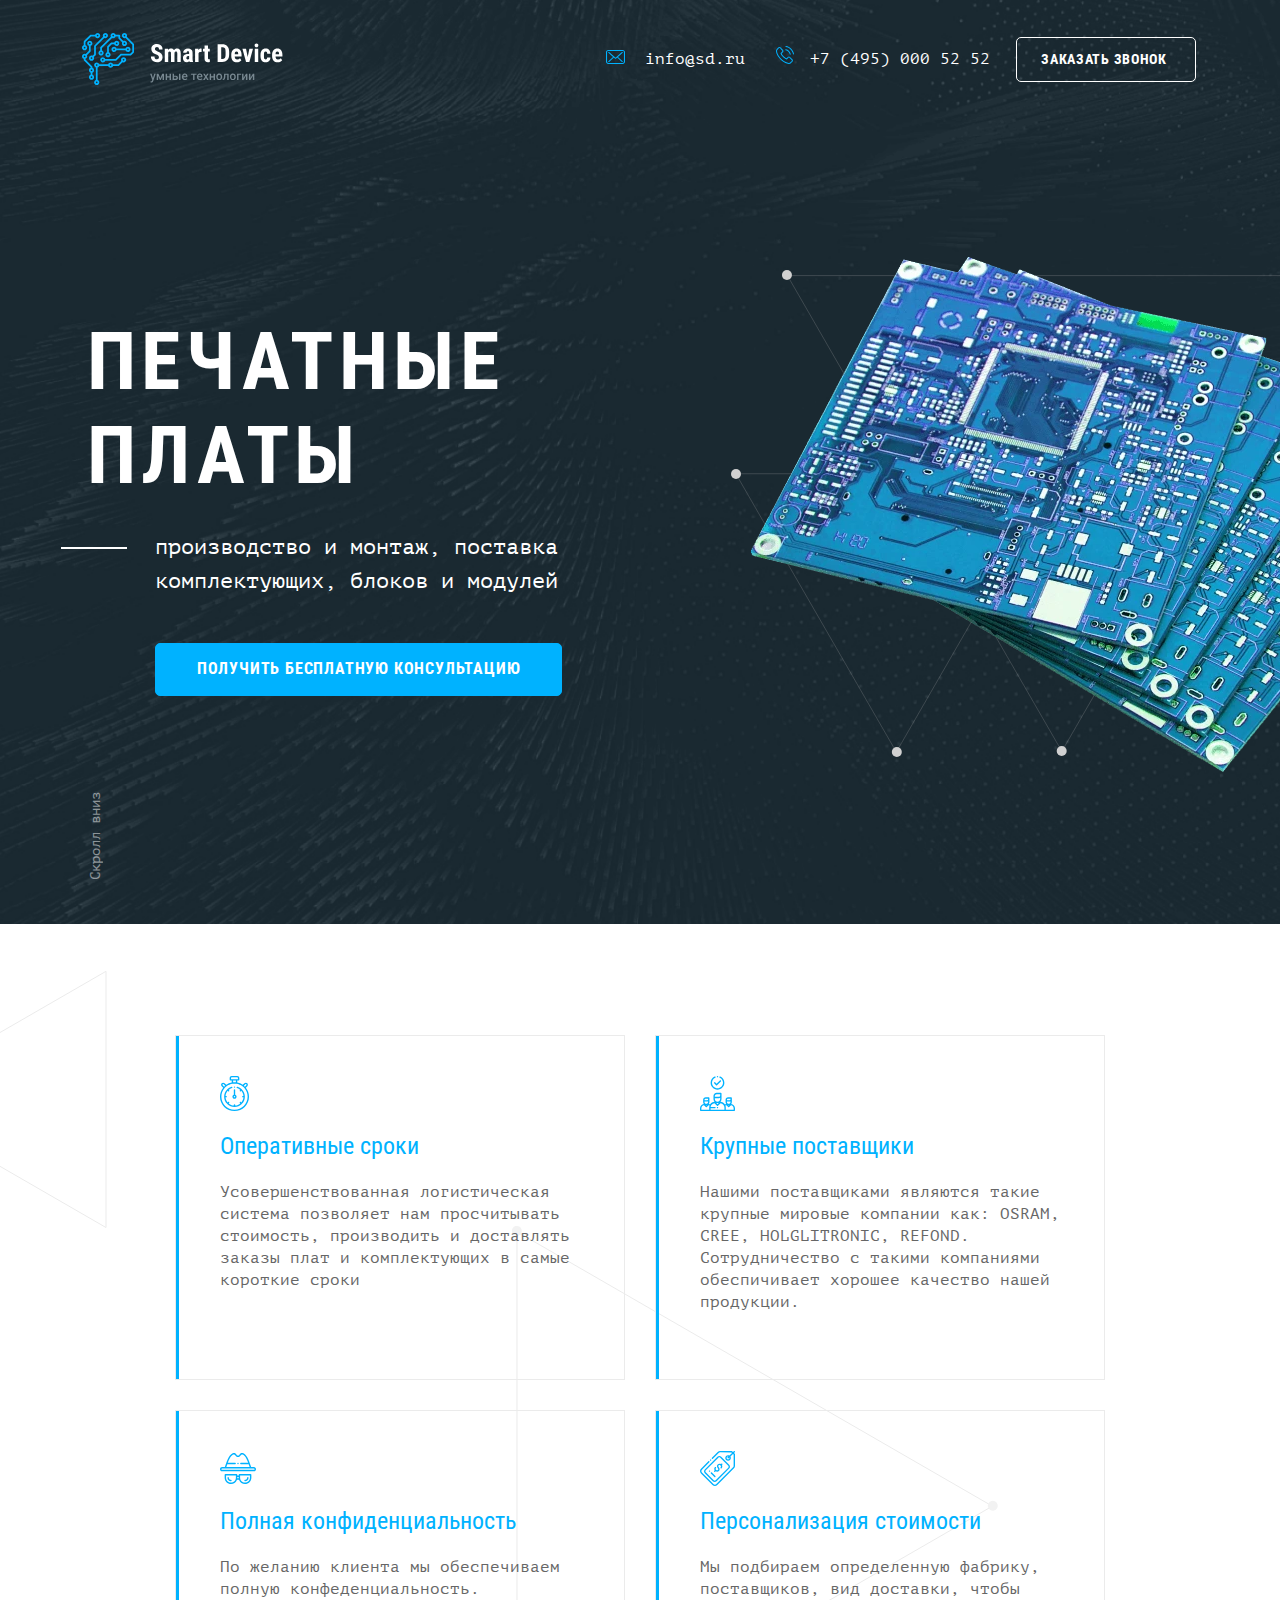
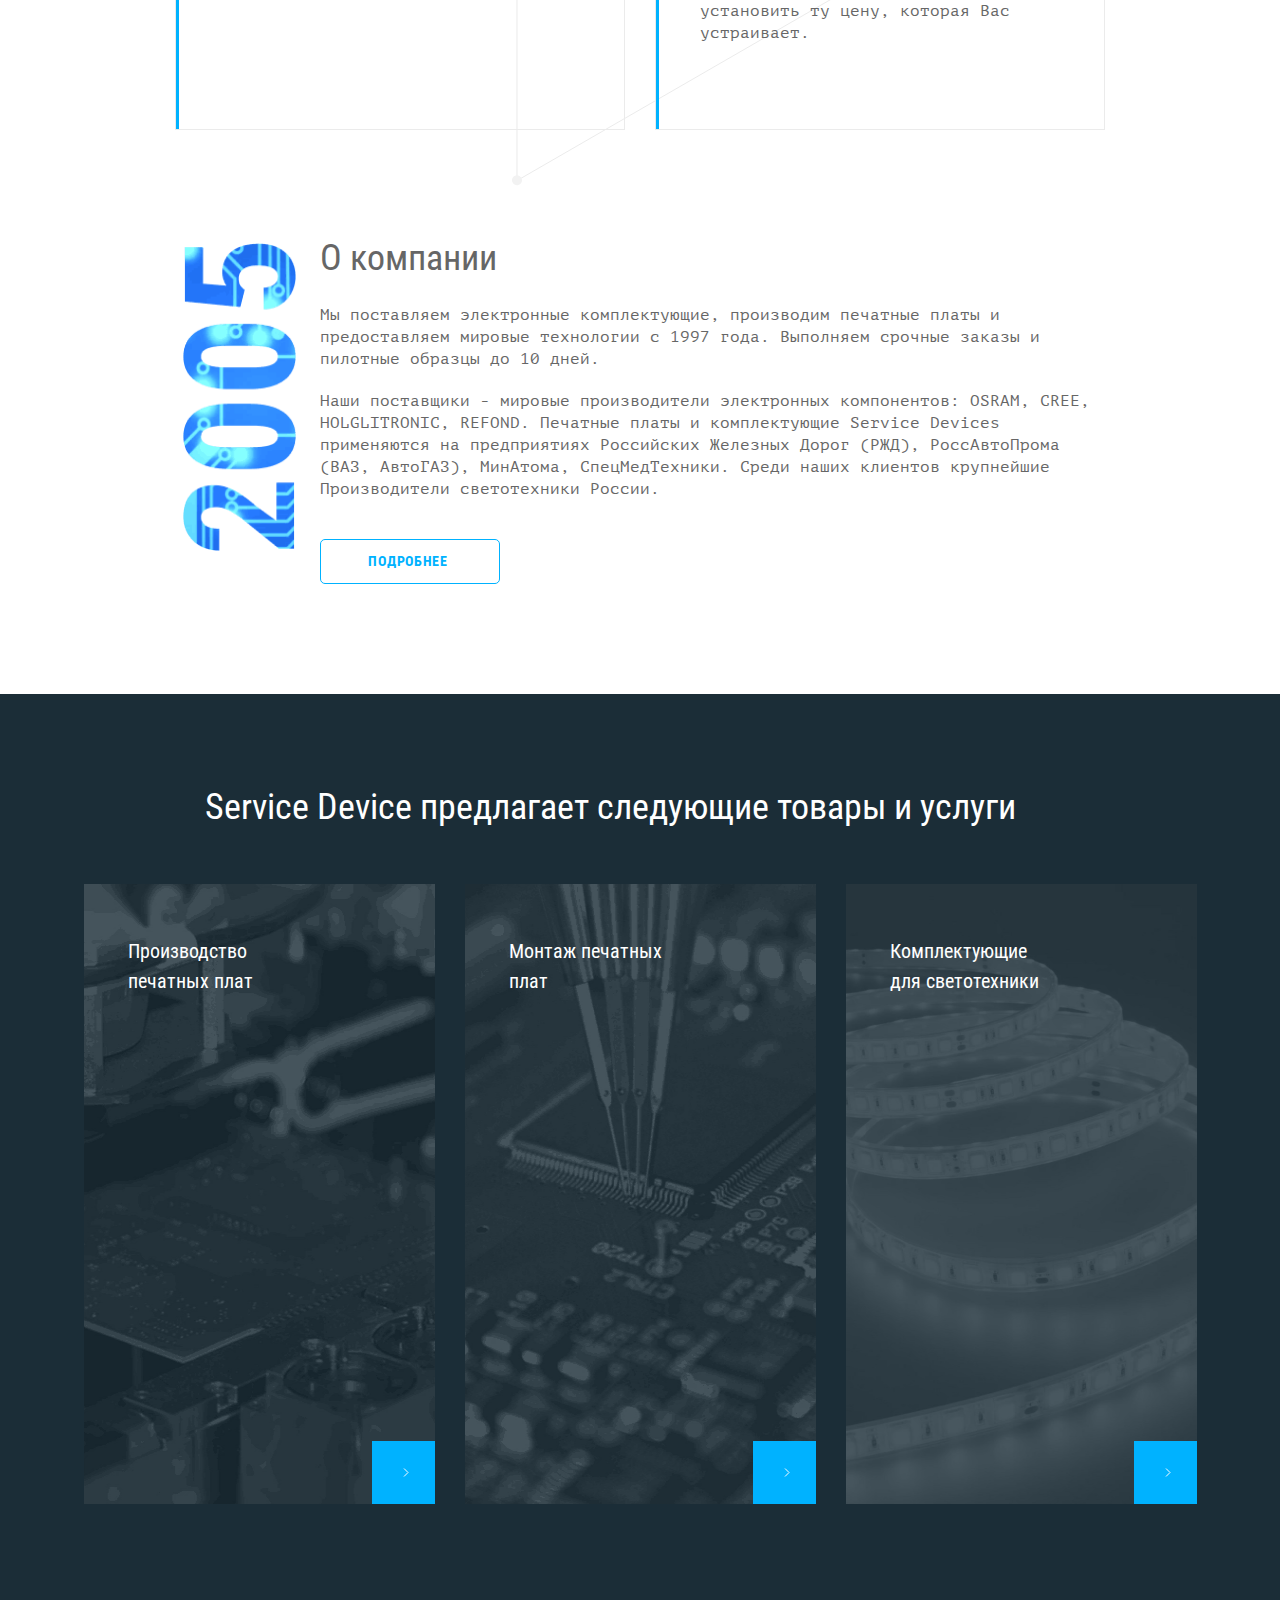
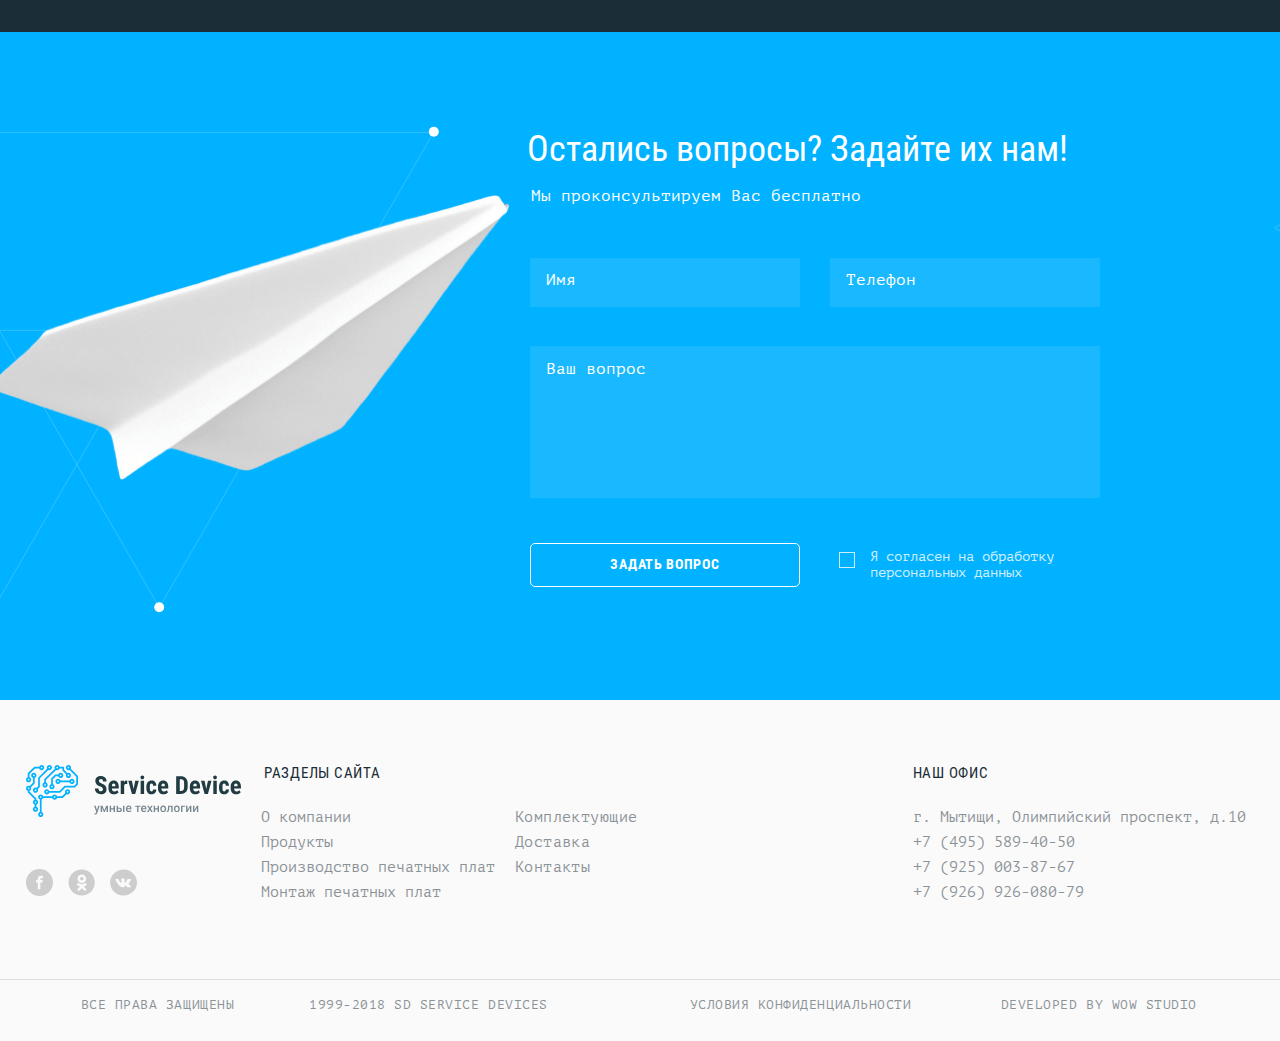
<file: index.html>
<!DOCTYPE html>
<html lang="ru">
  <head>
    <meta charset="utf-8">
    <meta name="viewport" content="width=device-width, initial-scale=1">
    <meta http-equiv="X-UA-Compatible" content="ie=edge">
    <meta name="format-detection" content="telephone=no">
    <meta name="description" content="интернет-магазин по производству печатных плат smart-device">
    <title>Интернет-Магазин по производству Печатных Плат Smart-Device</title>
    <link rel="preload" href="fonts/robotocondensedregular.woff2" as="font" crossorigin="">
    <link rel="preload" href="fonts/robotocondensedbold.woff2" as="font" crossorigin="">
    <link rel="preload" href="fonts/ptmonoregular.woff2" as="font" crossorigin="">
    <link rel="stylesheet" href="css/style.min.css">
  </head>
  <body>
    <header class="page-header">
      <div class="page-header__wrapper">
        <h1 class="visually-hidden">Печатные платы</h1>
        <nav class="main-nav">
          <a class="main-nav__logo">
            <picture>
              <source media="(max-width: 767px)" srcset="img/icon-logo-no-text.svg">
              <img src="img/icon-logo-text-header.svg" width="202" height="52" alt="Логотип сайта Smart-Device">
            </picture>
          </a>
          <ul class="main-nav__list">
            <li class="main-nav__item">
              <svg class="main-nav__icon main-nav__icon--mail" width="19" height="14">
                <use xlink:href="img/sprite_auto.svg#icon-mail"></use>
              </svg>
              <a class="main-nav__link main-nav__link--mail" href="mailto:info@sd.ru">
                info@sd.ru
              </a>
            </li>
            <li class="main-nav__item">
              <svg class="main-nav__icon main-nav__icon--phone" width="18" height="18">
                <use xlink:href="img/sprite_auto.svg#icon-phone"></use>
              </svg>
              <a class="main-nav__link main-nav__link--phone" href="tel:+74950005252">
                +7 (495) 000 52 52
              </a>
            </li>
          </ul>
          <a href="form.html" class="main-nav__button button">
            Заказать звонок
          </a>
        </nav>
        <section class="banner">
          <h2>Печатные платы</h2>
          <p>производство и монтаж, поставка комплектующих, блоков и модулей</p>
          <a class="banner__button button" href="#callback">
            Получить бесплатную консультацию
          </a>
          <a class="banner__scroll" href="#advantages">Скролл вниз</a>
          <picture>
              <source type="image/webp" media="(max-width: 767px)" srcset="img/boards-mobile.webp 1x, img/boards-mobile-2x.webp 2x">
              <source type="image/webp" media="(max-width: 1023px)" srcset="img/boards-tablet.webp 1x, img/boards-tablet-2x.webp 2x">
              <source type="image/webp" srcset="img/boards-desktop.webp 1x, img/boards-desktop-2x.webp 2x">
              <source media="(max-width: 767px)" srcset="img/boards-mobile.png 1x, img/boards-mobile-2x.png 2x">
              <source media="(max-width: 1023px)" srcset="img/boards-tablet.png 1x, img/boards-tablet-2x.png 2x">
            <!-- 1x: 705px; 2x: 1410px -->
            <img src="img/boards-desktop.png" srcset="img/boards-desktop-2x.png 2x" alt="Печатная плата" width="705" height="515">
          </picture>
        </section>
      </div>
    </header>
    <main class="page-main">
      <div class="page-main__triangle">
        <section class="page-main__advantages advantages" id="advantages">
          <h2 class="visually-hidden">Преимущества</h2>
          <div class="advantages__wrapper">
            <ul class="advantages__list">
              <li class="advantages__item advantages__item--watch">
                <svg class="advantages__item-icon advantages__item-icon--watch" width="29" height="35">
                  <use xlink:href="img/sprite_auto.svg#icon-stopwatch"></use>
                </svg>
                <h3>Оперативные сроки</h3>
                <p>
                  Усовершенствованная логистическая система позволяет нам просчитывать стоимость, производить и доставлять
                  заказы плат и комплектующих в самые короткие сроки
                </p>
              </li>
              <li class="advantages__item advantages__item--people">
                <svg class="advantages__item-icon advantages__item-icon--people" width="35" height="35">
                  <use xlink:href="img/sprite_auto.svg#icon-hired"></use>
                </svg>
                <h3>Крупные поставщики</h3>
                <p>
                  Нашими поставщиками являются такие крупные мировые компании как: OSRAM, CREE, HOLGLITRONIC, REFOND.
                  Сотрудничество с
                  такими компаниями обеспичивает хорошее качество нашей продукции.
                </p>
              </li>
              <li class="advantages__item advantages__item--incognita">
                <svg class="advantages__item-icon advantages__item-icon--incognita" width="36" height="35">
                  <use xlink:href="img/sprite_auto.svg#icon-detective"></use>
                </svg>
                <h3>Полная конфиденциальность</h3>
                <p>
                  По желанию клиента  мы обеспечиваем полную конфеденциальность.
                </p>
              </li>
              <li class="advantages__item advantages__item--price">
                <svg class="advantages__item-icon advantages__item-icon--price" width="35" height="35">
                  <use xlink:href="img/sprite_auto.svg#icon-tag"></use>
                </svg>
                <h3>Персонализация стоимости</h3>
                <p>
                  Мы  подбираем определенную фабрику, поставщиков, вид доставки, чтобы установить ту цену, которая Вас устраивает.
                </p>
              </li>
            </ul>
          </div>
        </section>
        <section class="page-main__about-us about-us">
          <div class="about-us__wrapper">
            <div class="about-us__description">
              <h2>О компании</h2>
              <p>
                Мы поставляем электронные комплектующие, производим печатные платы и предоставляем мировые технологии с 1997 года. Выполняем срочные заказы и пилотные образцы до 10 дней.
              </p>
              <p class="about-us__text">
                Наши поставщики - мировые производители электронных компонентов: OSRAM, CREE, HOLGLITRONIC, REFOND. Печатные платы и комплектующие Service Devices применяются на предприятиях Российских Железных Дорог (РЖД), РоссАвтоПрома (ВАЗ, АвтоГАЗ), МинАтома, СпецМедТехники. Среди наших клиентов крупнейшие Производители светотехники России.
              </p>
              <a href="#">
                Подробнее
              </a>
            </div>
          </div>
        </section>
      </div>
      <section class="page-main__services services">
        <div class="services__wrapper">
          <h2 class="visually-hidden">Товары и услуги</h2>
          <p class="services__text">Service Device предлагает следующие товары и услуги</p>
          <ul class="services__list">
            <li class="services__item">
              <a href="#" class="services__link">
              <h3>Производство печатных плат</h3>
                <picture>
                  <source type="image/webp" media="(max-width: 767px)" srcset="img/product-mobile.webp 1x, img/product-mobile-2x.webp 2x">
                  <source type="image/webp" media="(max-width: 1023px)" srcset="img/product-tablet.webp 1x, img/product-tablet-2x.webp 2x">
                  <source type="image/webp" srcset="img/product-desktop.webp 1x, img/product-desktop-2x.webp 2x">
                  <source media="(max-width: 767px)" srcset="img/product-mobile.png 1x, img/product-mobile-2x.png 2x">
                  <source media="(max-width: 1023px)" srcset="img/product-tablet.png 1x, img/product-tablet-2x.png 2x">
                  <!-- 1x: 370px; 2x: 740px -->
                  <img src="img/product-desktop.png" srcset="img/product-desktop-2x.png 2x" width="370" height="620" alt="Печатная плата">
                </picture>
              </a>
            </li>
            <li class="services__item">
              <a href="#" class="services__link">
                <h3>Монтаж печатных плат</h3>
                <picture>
                  <source type="image/webp" media="(max-width: 767px)" srcset="img/mount-mobile.webp 1x, img/mount-mobile-2x.webp 2x">
                  <source type="image/webp" media="(max-width: 1023px)" srcset="img/mount-tablet.webp 1x, img/mount-tablet-2x.webp 2x">
                  <source type="image/webp" srcset="img/mount-desktop.webp 1x, img/mount-desktop-2x.webp 2x">
                  <source media="(max-width: 767px)" srcset="img/mount-mobile.png 1x, img/mount-mobile-2x.png 2x">
                  <source media="(max-width: 1023px)" srcset="img/mount-tablet.png 1x, img/mount-tablet-2x.png 2x">
                  <!-- 1x: 370px; 2x: 740px -->
                  <img src="img/mount-desktop.png" srcset="img/mount-desktop-2x.png 2x" width="370" height="620" alt="Монтаж печатных плат">
                </picture>
              </a>
            </li>
            <li class="services__item">
              <a href="#" class="services__link services__link--tablet">
                <h3>Комплектующие для светотехники</h3>
                <picture>
                  <source type="image/webp" media="(max-width: 767px)" srcset="img/light-mobile.webp 1x, img/light-mobile-2x.webp 2x">
                  <source type="image/webp" media="(max-width: 1023px)" srcset="img/light-tablet.webp 1x, img/light-tablet-2x.webp 2x">
                  <source type="image/webp" srcset="img/light-desktop.webp 1x, img/light-desktop-2x.webp 2x">
                  <source media="(max-width: 767px)" srcset="img/light-mobile.png 1x, img/light-mobile-2x.png 2x">
                  <source media="(max-width: 1023px)" srcset="img/light-tablet.png 1x, img/light-tablet-2x.png 2x">
                  <!-- 1x: 370px; 2x: 740px -->
                  <img src="img/light-desktop.png" srcset="img/light-desktop-2x.png 2x" width="370" height="620" alt="Светотехники">
                </picture>
              </a>
            </li>
          </ul>
        </div>
      </section>
      <section class="callback" id="callback">
        <div class="callback__wrapper">
          <div class="callback__container">
            <h2 class="visually-hidden">Обратная связь</h2>
            <b>Остались вопросы? Задайте их нам!</b>
            <p>Мы проконсультируем Вас бесплатно</p>
            <form class="callback__form" action="https://echo.htmlacademy.ru" method="POST" autocomplete="off">
              <div class="callback__form-wrapper">
                <label class="visually-hidden" for="callback-name">Имя</label>
                <input type="text" name="user-name" id="callback-name" placeholder="Имя" required="">
                <label class="visually-hidden" for="callback-phone">Телефон</label>
                <input type="tel" name="user-phone" id="callback-phone" placeholder="Телефон" pattern="[\+]\d{1}[\(]\d{3}[\)]\d{3}[\-]\d{2}[\-]\d{2}" data-inputmask="+{7}(000)000-00-00" required="">
                <label class="visually-hidden" for="callback-letter">Ваш вопрос</label>
                <textarea name="user-question" id="callback-letter" placeholder="Ваш вопрос"></textarea>
              </div>
              <div class="callback__button-wrapper">
                <input class="visually-hidden callback__button-input" type="checkbox" name="accept" id="accept" required="">
                <label class="callback__button-label" for="accept" tabindex="1">Я согласен на обработку персональных данных</label>
                <button class="callback__button button" type="submit">Задать вопрос</button>
              </div>
            </form>
          </div>
        </div>
      </section>
    </main>
    <footer class="page-footer">
      <div class="page-footer__wrapper">
        <div class="page-footer__base">
          <a class="page-footer__logo">
            <svg width="216" height="52">
              <use xlink:href="img/sprite_auto.svg#icon-logo-text-footer"></use>
            </svg>
          </a>
          <p>1999-2018 SD Service Devices</p>
          <ul class="page-footer__social social">
            <li class="social__item">
              <a href="#" class="social__link">
                <svg width="27" height="27" aria-label="Facebook">
                  <use xlink:href="img/sprite_auto.svg#icon-fb"></use>
                </svg>
              </a>
            </li>
            <li class="social__item">
              <a href="#" class="social__link" aria-label="Odnoklassniki">
                <svg width="27" height="27">
                  <use xlink:href="img/sprite_auto.svg#icon-ok"></use>
                </svg>
              </a>
            </li>
            <li class="social__item">
              <a href="#" class="social__link" aria-label="Vk">
                <svg width="27" height="27">
                  <use xlink:href="img/sprite_auto.svg#icon-vk"></use>
                </svg>
              </a>
            </li>
          </ul>
        </div>
        <div class="page-footer__container">
          <div class="page-footer__footer-nav footer-nav accordion">
            <div class="footer-nav__title-container accordion__title">
              <h3>Разделы сайта</h3>
              <button class="footer-nav__toggle accordion__toggle accordion__toggle--nojs" type="button" aria-label="Развернуть/свернуть раздел"></button>
            </div>
            <ul class="footer-nav__list accordion__pane">
              <li class="footer-nav__item">
                <a href="#">О компании</a>
              </li>
              <li class="footer-nav__item">
                <a href="#">Продукты</a>
              </li>
              <li class="footer-nav__item">
                <a href="#">Производство печатных плат</a>
              </li>
              <li class="footer-nav__item">
                <a href="#">Монтаж печатных плат</a>
              </li>
              <li class="footer-nav__item">
                <a href="#">Комплектующие</a>
              </li>
              <li class="footer-nav__item">
                <a href="#">Доставка</a>
              </li>
              <li class="footer-nav__item">
                <a href="#">Контакты</a>
              </li>
            </ul>
          </div>
          <div class="page-footer__contacts contacts accordion">
            <div class="contacts__title-container accordion__title">
              <h3>Наш офис</h3>
              <button class="contacts__toggle accordion__toggle accordion__toggle--nojs" type="button" aria-label="Развернуть/свернуть раздел"></button>
            </div>
            <ul class="contacts__list accordion__pane">
              <li class="contacts__item">
                <span>г. Мытищи, Олимпийский проспект, д.10</span>
              </li>
              <li class="contacts__item">
                <a href="tel:+74955894050">+7 (495) 589-40-50</a>
              </li>
              <li class="contacts__item">
                <a href="tel:+79250038767">+7 (925) 003-87-67</a>
              </li>
              <li class="contacts__item">
                <a href="tel:+792692608079">+7 (926) 926-080-79</a>
              </li>
            </ul>
          </div>
        </div>
      </div>
      <div class="page-footer__copyright copyright">
        <div class="copyright__wrapper">
          <ul class="copyright__list">
            <li class="copyright__item copyright__item--01 copyright__item--only-desktop">Все права защищены</li>
            <li class="copyright__item copyright__item--02 copyright__item--only-desktop">1999-2018 SD Service Devices</li>
            <li class="copyright__item copyright__item--03">Условия конфиденциальности</li>
            <li class="copyright__item copyright__item--04"><a href="#">Developed by wow studio</a></li>
          </ul>
        </div>
      </div>
    </footer>
    <div class="modal-overlay page-overlay">
      <form class="modal-overlay__form form" action="https://echo.htmlacademy.ru" method="POST" autocomplete="off">
        <h2 class="visually-hidden">Форма обратной связи</h2>
        <h3>Закажите звонок</h3>
        <p>Оставьте контакты, мы проконсультируем вас бесплатно в удобное время</p>
        <div class="form__wrapper">
          <label class="visually-hidden" for="modal-name">Имя</label>
          <input type="text" name="modal-name" id="modal-name" placeholder="Имя" required="">
          <label class="visually-hidden" for="modal-phone">Телефон</label>
          <input type="tel" name="modal-phone" id="modal-phone" placeholder="Телефон" pattern="[\+]\d{1}[\(]\d{3}[\)]\d{3}[\-]\d{2}[\-]\d{2}" data-inputmask="+{7}(000)000-00-00" required="">
          <label class="visually-hidden" for="modal-letter">Ваш вопрос</label>
          <textarea name="modal-question" id="modal-letter" placeholder="Ваш вопрос"></textarea>
        </div>
        <div class="form__button-wrapper">
          <button class="form__button button" type="submit">Отправить</button>
          <input class="visually-hidden" type="checkbox" name="accept" id="accept-modal" required="">
          <label for="accept-modal">Я согласен на обработку &nbsp;персональных данных</label>
        </div>
        <button class="modal-overlay__close">Закрыть окно</button>
      </form>
    </div>
    <script src="js/vendor.js"></script>
    <script src="js/main.js"></script>
</body>
</html>
</file>
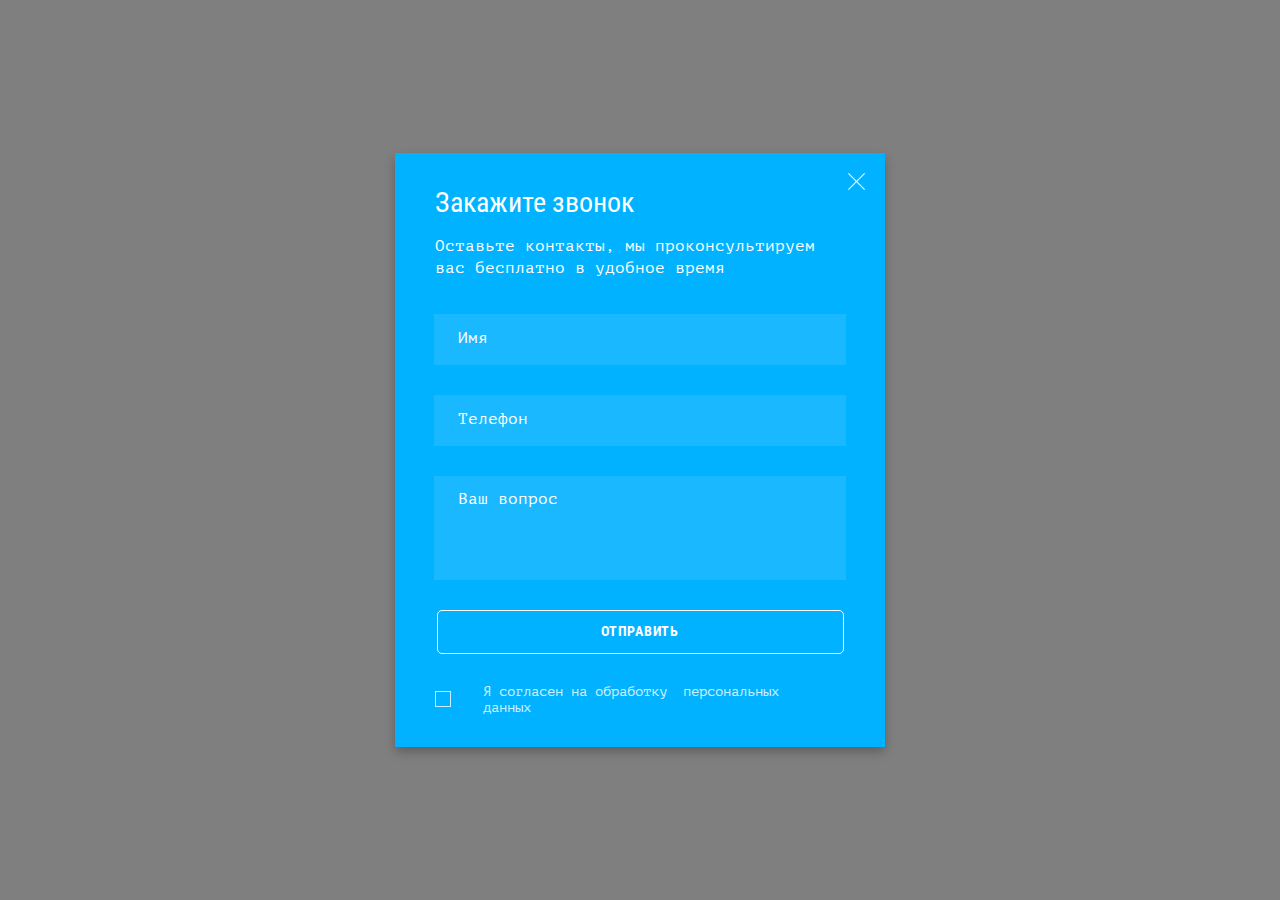
<file: form.html>
<!DOCTYPE html>
<html lang="ru">

<head>
  <meta charset="utf-8">
  <meta name="viewport" content="width=device-width, initial-scale=1">
  <meta http-equiv="X-UA-Compatible" content="ie=edge">
  <meta name="format-detection" content="telephone=no">
  <meta name="description" content="интернет-магазин по производству печатных плат smart-device">
  <title>Интернет-Магазин по производству Печатных Плат Smart-Device</title>
  <link rel="preload" href="fonts/robotocondensedregular.woff2" as="font" crossorigin="">
  <link rel="preload" href="fonts/robotocondensedbold.woff2" as="font" crossorigin="">
  <link rel="preload" href="fonts/ptmonoregular.woff2" as="font" crossorigin="">
  <link rel="stylesheet" href="css/style.min.css">
</head>

<body>
  <div class="modal-overlay modal-overlay--nojs">
    <form class="modal-overlay__form form" action="https://echo.htmlacademy.ru" method="POST" autocomplete="off">
      <h2 class="visually-hidden">Форма обратной связи</h2>
      <h3>Закажите звонок</h3>
      <p>Оставьте контакты, мы проконсультируем вас бесплатно в удобное время</p>
      <div class="form__wrapper">
        <label class="visually-hidden" for="modal-name">Имя</label>
        <input type="text" name="modal-name" id="modal-name" placeholder="Имя" required="">
        <label class="visually-hidden" for="modal-phone">Телефон</label>
        <input type="tel" name="modal-phone" id="modal-phone" placeholder="Телефон" pattern="[\+]\d{1}[\(]\d{3}[\)]\d{3}[\-]\d{2}[\-]\d{2}" title="Введите телефон в формате +7(000)000-00-00, где вместо 0 должна быть цифра:" required="">
        <label class="visually-hidden" for="modal-letter">Ваш вопрос</label>
        <textarea name="modal-question" id="modal-letter" placeholder="Ваш вопрос"></textarea>
      </div>
      <div class="form__button-wrapper">
        <button class="form__button button" type="submit">Отправить</button>
        <input class="visually-hidden" type="checkbox" name="accept" id="accept-modal" required="">
        <label for="accept-modal">Я согласен на обработку &nbsp;персональных данных</label>
      </div>
      <a href="index.html" class="modal-overlay__close">Закрыть окно</a>
    </form>
  </div>
</body>
</html>
</file>
<file: css/style.min.css>
@charset "UTF-8";@-webkit-keyframes fade{0%{opacity:0}to{opacity:1}}@keyframes fade{0%{opacity:0}to{opacity:1}}@font-face{font-family:"RobotoCondensed";font-style:normal;font-weight:400;font-display:swap;src:local("RobotoCondensed Regular"),local("RobotoCondensed-Regular"),url(../fonts/robotocondensedregular.woff2) format("woff2"),url(../fonts/robotocondensedregular.woff) format("woff")}@font-face{font-family:"RobotoCondensed";font-style:normal;font-weight:700;font-display:swap;src:local("RobotoCondensed Bold"),local("RobotoCondensed-Bold"),url(../fonts/robotocondensedbold.woff2) format("woff2"),url(../fonts/robotocondensedbold.woff) format("woff")}@font-face{font-family:"PTMono";font-style:normal;font-weight:400;font-display:swap;src:local("PTMono Regular"),local("PTMono-Regular"),url(../fonts/ptmonoregular.woff2) format("woff2"),url(../fonts/ptmonoregular.woff) format("woff")}html{-webkit-box-sizing:border-box;box-sizing:border-box}*,::after,::before{-webkit-box-sizing:inherit;box-sizing:inherit}body{position:relative;display:grid;grid-template-rows:-webkit-min-content 1fr -webkit-min-content;grid-template-rows:min-content 1fr min-content;min-width:320px;min-height:100vh;margin:0 auto;padding:0;font-family:"PTMono","Arial",sans-serif;font-size:22px;line-height:34px;font-weight:400;font-style:normal;text-align:left;color:#666;background-color:#fff}a{text-decoration:none}img{max-width:100%;height:auto}.visually-hidden{position:absolute;width:1px;height:1px;margin:-1px;border:0;padding:0;white-space:nowrap;-webkit-clip-path:inset(100%);clip-path:inset(100%);clip:rect(0 0 0 0);overflow:hidden}.button,.page-header{font-style:normal;color:#fff;-webkit-box-sizing:border-box;box-sizing:border-box}.button{display:block;text-align:center;letter-spacing:.05em;text-transform:uppercase;width:100%;padding:17px 25px 15px 21px;max-width:407px;margin:0 auto;border:1px solid #fff;border-radius:5px;cursor:pointer;font-family:"RobotoCondensed","Arial",sans-serif;font-weight:700;font-size:14px;line-height:16px;background-color:transparent}.page-header{font-family:"PTMono","Arial",sans-serif;font-size:22px;line-height:34px;font-weight:400;background-color:#1b2d37;display:-webkit-box;display:-ms-flexbox;display:flex;-webkit-box-orient:vertical;-webkit-box-direction:normal;-ms-flex-direction:column;flex-direction:column;min-height:878px;background-image:url(../img/top-mask.png),url(../img/triangle-top.svg);background-size:cover,671px 641px;background-position:center top,calc(50% + 405px) 116px;background-repeat:no-repeat,no-repeat,no-repeat;overflow:hidden}@media (-webkit-min-device-pixel-ratio:2),(min-resolution:2dppx){.page-header{background-image:url(../img/top-mask-2x.png),url(../img/triangle-top.svg)}}@media (max-width:1023px){.page-header{min-height:686px;background-image:url(../img/top-mask.png),url(../img/triangle-top.svg);background-size:cover,520px auto;background-position:center top,443px -34px}}@media (max-width:1023px) and (-webkit-min-device-pixel-ratio:2),(max-width:1023px) and (min-resolution:2dppx){.page-header{background-image:url(../img/top-mask-2x.png),url(../img/triangle-top.svg)}}@media (max-width:767px){.page-header{min-height:647px;background-image:url(../img/top-mask.png),url(../img/triangle-top.svg);background-size:cover,520px 478px;background-position:center top,144px -43px}}@media (max-width:767px) and (-webkit-min-device-pixel-ratio:2),(max-width:767px) and (min-resolution:2dppx){.page-header{background-image:url(../img/top-mask-2x.png),url(../img/triangle-top.svg)}}.page-overlay{position:fixed;z-index:50;left:0;top:0}.page-header__wrapper{margin:0 auto;padding:0 20px;display:-webkit-box;display:-ms-flexbox;display:flex;-webkit-box-orient:vertical;-webkit-box-direction:normal;-ms-flex-direction:column;flex-direction:column}@media (min-width:320px){.page-header__wrapper{width:auto}}@media (min-width:768px){.page-header__wrapper{width:auto}}@media (min-width:1610px){.page-header__wrapper{width:1610px}}@media (max-width:1610px){.page-header__wrapper{margin:0}}@media (max-width:1023px){.page-header__wrapper{padding:0 25px 0 22px}}@media (max-width:767px){.page-header__wrapper{padding:0 15px 0 16px}}.main-nav{display:grid;grid-template-columns:204px 1fr 182px;grid-template-rows:1fr;gap:0 0;padding:33px 5% 0}@media (max-width:1023px){.main-nav{margin:0;list-style:none;display:-webkit-box;display:-ms-flexbox;display:flex;-webkit-box-orient:horizontal;-webkit-box-direction:normal;-ms-flex-direction:row;flex-direction:row;-webkit-box-pack:justify;-ms-flex-pack:justify;justify-content:space-between;padding:20px 0 0}}@media (max-width:767px){.main-nav{padding:17px 0 0}}@media (max-width:1023px){.main-nav__logo{-webkit-box-flex:1;-ms-flex-positive:1;flex-grow:1;padding:0 0 0 2px}}@media (max-width:767px){.main-nav__logo,.main-nav__logo img{width:38px;height:38px}}.main-nav__list{margin:0;list-style:none;padding:7px 3px;display:-webkit-box;display:-ms-flexbox;display:flex;-webkit-box-align:baseline;-ms-flex-align:baseline;align-items:baseline;-webkit-box-orient:horizontal;-webkit-box-direction:normal;-ms-flex-direction:row;flex-direction:row;-webkit-box-pack:end;-ms-flex-pack:end;justify-content:flex-end;-ms-flex-wrap:wrap;flex-wrap:wrap}@media (max-width:1023px){.main-nav__list{-webkit-box-pack:justify;-ms-flex-pack:justify;justify-content:space-between;padding:7px 0}}@media (max-width:767px){.main-nav__list{margin:0;padding:0;list-style:none}}.main-nav__item{padding:3px 3px 3px 4px;display:-webkit-box;display:-ms-flexbox;display:flex;-webkit-box-orient:horizontal;-webkit-box-direction:normal;-ms-flex-direction:row;flex-direction:row;-webkit-box-pack:justify;-ms-flex-pack:justify;justify-content:space-between;-webkit-box-align:baseline;-ms-flex-align:baseline;align-items:baseline;margin-right:78px;font-family:"PTMono","Arial",sans-serif;font-size:16px;line-height:18px;font-weight:400;font-style:normal;color:#fff;cursor:pointer}.main-nav__item:last-child{margin-right:43px}.callback__form-wrapper input[type=tel]:hover,.callback__form-wrapper input[type=text]:hover,.callback__form-wrapper textarea:hover,.main-nav__item:hover{opacity:.7}.callback__button-wrapper input[type=checkbox]+label:focus,.callback__button-wrapper input[type=checkbox]+label:hover,.main-nav__item:focus{opacity:.3}@media (max-width:1780px){.main-nav__item{margin-right:20px}.main-nav__item:last-child{margin-right:20px}}@media (max-width:1070px){.main-nav__item{margin-right:15px}.main-nav__item:last-child{margin-right:15px}}@media (max-width:1023px){.main-nav__item{margin:0;padding:0;list-style:none}.main-nav__item:last-child{margin-right:0}}.main-nav__icon{cursor:pointer;fill:#00b2ff}.main-nav__icon--phone{margin:3px 16px 3px 4px;fill:#00b2ff}@media (max-width:1023px){.main-nav__icon--phone{width:24px;height:24px;margin:4px 0 3px 15px}}.main-nav__icon--mail{margin:4px 20px 3px 4px;fill:#00b2ff}@media (max-width:1023px){.main-nav__icon--mail{width:26px;height:19px;margin:3px 15px 3px 4px}}@media (max-width:767px){.main-nav__icon--mail{margin:2px 7px 3px 4px}}.main-nav__link{color:#fff}@media (max-width:1023px){.main-nav__link{display:none}}.main-nav__button{-ms-flex-item-align:start;align-self:start;-webkit-box-flex:2;-ms-flex-positive:2;flex-grow:2;width:180px;padding:13px 25px 14px 21px;margin-left:auto;margin-right:2px;margin-top:4px}.about-us__description a:hover,.main-nav__button:hover{color:#fff;background-color:#00b2ff;border:1px solid #00b2ff}.main-nav__button:focus{opacity:.6}@media (max-width:1023px){.main-nav__button{display:none}}.main-nav__button span{margin:0;padding:0;list-style:none}.banner{position:relative;padding:200px 43% 30px 2%;display:-webkit-box;display:-ms-flexbox;display:flex;-webkit-box-orient:vertical;-webkit-box-direction:normal;-ms-flex-direction:column;flex-direction:column;-webkit-box-align:left;-ms-flex-align:left;align-items:left}@media (max-width:1610px){.banner{padding:200px auto 30px 2%}}@media (max-width:1023px){.banner{padding:99px 0 30px}}@media (max-width:767px){.banner{-webkit-box-align:center;-ms-flex-align:center;align-items:center;padding:223px 0 30px}}.banner h2,.banner__button{font-family:"RobotoCondensed","Arial",sans-serif;text-transform:uppercase;color:#fff}.banner h2,.banner p{padding:0;list-style:none;font-style:normal}.banner h2{letter-spacing:.07em;font-weight:700;z-index:2;margin:20px 0 27px 42px;font-size:80px;line-height:94px}@media (max-width:1023px){.banner h2{font-size:60px;line-height:70px;margin:7px 186px 29px 65px}}@media (max-width:767px){.banner h2{font-size:40px;line-height:47px;margin:7px 10px 29px -2px}}.banner p{position:relative;margin:0 5% 45px 16.1%;font-family:"PTMono","Arial",sans-serif;font-size:22px;line-height:34px;font-weight:400;color:#fff;z-index:1}.banner p::before{content:"";position:absolute;top:17px;left:-94px;width:66px;height:2px;background-color:#fff}@media (max-width:1023px){.banner p::before{top:17px;left:-47px;width:33px}}@media (max-width:767px){.banner p::before{top:14px;left:-49px}}@media (max-width:1023px){.banner p{font-size:18px;line-height:28px;margin:0 32% 45px 16.2%}}@media (max-width:767px){.banner p{font-size:16px;line-height:24px;margin:0 5% 31px 17.2%}}.banner__button{margin:0 3% 93px 16.1%;width:100%;padding:15px 19px 17px 20px;font-size:16px;line-height:19px;text-align:center;letter-spacing:.05em;background-color:#00b2ff;border:1px solid #00b2ff}.banner__button:hover{color:#00b2ff;background-color:#fff;border:1px solid #fff}.about-us__description a:focus,.banner__button:focus,.callback__form-wrapper input[type=tel]:focus,.callback__form-wrapper input[type=text]:focus,.callback__form-wrapper textarea:focus,.services__item:focus .services__link::after,.services__item:focus img,.services__item:hover .services__link::after,.services__item:hover img{opacity:.6}@media (max-width:1023px){.banner__button{width:379px;margin:11px 29% 93px 16%}}@media (max-width:767px){.banner__button{font-size:0;margin:11px 0;width:100%;padding:15px 19px 14px 20px}.banner__button::before{content:"Бесплатная консультация";font-size:initial;letter-spacing:.05em}}.banner__scroll{padding:0;list-style:none;margin:39px 14px 12px 7px;-ms-flex-item-align:start;align-self:flex-start;font-family:"PTMono","Arial",sans-serif;font-size:14px;line-height:16px;color:#fff;opacity:.5;-webkit-transform:rotate(-90deg);transform:rotate(-90deg)}@media (max-width:1410px){.banner__scroll{margin-bottom:50px}}@media (max-width:1023px){.banner__scroll{display:none}}.banner img{position:absolute;width:705px;height:515px;top:162px;left:calc(40% + 235px);z-index:1}@media (max-width:1023px){.banner img{width:465px;height:340px;top:32px;left:calc(40% + 200px);right:138px}}@media (max-width:767px){.banner img{width:301px;height:220px;top:36px;left:calc(25% - 61px)}}.page-main{color:#666;background-color:#fff;display:-webkit-box;display:-ms-flexbox;display:flex;-webkit-box-orient:vertical;-webkit-box-direction:normal;-ms-flex-direction:column;flex-direction:column}.page-main__triangle{-webkit-box-sizing:border-box;box-sizing:border-box;background-image:url(../img/triangle-advantages.svg);background-size:2242px 1346px;background-position:center -28px;background-repeat:no-repeat;overflow:hidden}@media (-webkit-min-device-pixel-ratio:2),(min-resolution:2dppx){.page-main__triangle{background-image:url(../img/triangle-advantages.svg)}}.advantages,.advantages__wrapper{display:-webkit-box;display:-ms-flexbox;display:flex;-webkit-box-direction:normal}.advantages{font-family:"PTMono","Arial",sans-serif;font-size:16px;line-height:22px;font-weight:400;font-style:normal;color:#666;-webkit-box-sizing:border-box;box-sizing:border-box;-webkit-box-orient:vertical;-ms-flex-direction:column;flex-direction:column}.advantages__wrapper{margin:0 auto;padding:111px 20px 58px;-webkit-box-orient:horizontal;-ms-flex-direction:row;flex-direction:row;-webkit-box-pack:justify;-ms-flex-pack:justify;justify-content:space-between}@media (min-width:320px){.advantages__wrapper{width:auto}}@media (min-width:768px){.advantages__wrapper{width:auto}}@media (min-width:1610px){.advantages__wrapper{width:1610px}}@media (max-width:1023px){.advantages__wrapper{padding:54px 25px 0 22px}}@media (max-width:767px){.advantages__wrapper{padding:37px 16px 20px 13px}}.advantages__list{margin:0;padding:0;list-style:none;position:relative;display:grid;grid-template-columns:36.31% 36.31%;grid-template-rows:1fr -webkit-min-content;grid-template-rows:1fr min-content;-webkit-box-pack:center;-ms-flex-pack:center;justify-content:center;gap:30px}@media (max-width:1023px){.advantages__list{grid-template-columns:47.85% 47.85%;grid-template-rows:1fr -webkit-min-content;grid-template-rows:1fr min-content;-webkit-box-pack:justify;-ms-flex-pack:justify;justify-content:space-between;gap:30px}}@media (max-width:767px){.advantages__list{grid-template-columns:1fr;grid-template-rows:1fr;-webkit-box-pack:justify;-ms-flex-pack:justify;justify-content:space-between;gap:20px}}.advantages__item{position:relative;width:100%;height:100%;padding:40px 42px 66px 44px;border:1px solid #ebebeb;z-index:2}.advantages__item::before{content:"";position:absolute;top:0;left:0;width:3px;height:100%;background:#00b2ff}@media (max-width:1023px){.advantages__item{padding:23px 18px 25px 29px}.advantages__item::before{content:"";width:2px}}@media (max-width:767px){.advantages__item{padding:24px 10px 25px 27px}.advantages__item--price,.advantages__item--watch{padding:24px 18px 25px 27px}}.advantages__item--incognita,.advantages__item--price{height:100%}@media (max-width:767px){.advantages__item--price{padding:24px 18px 23px 27px}}.advantages__item-icon{fill:#00b2ff;-webkit-transition:all .2s;transition:all .2s}.advantages__item h3,.advantages__item p{padding:0;list-style:none;font-family:"RobotoCondensed","Arial",sans-serif;font-size:24px;line-height:35px;font-weight:400;font-style:normal;color:#00b2ff;-webkit-transition:all .2s;transition:all .2s;margin:12px 0 17px}@media (max-width:1023px){.advantages__item h3{margin:1px 0 7px}}@media (max-width:767px){.advantages__item h3{margin:6px 0 8px;font-size:20px;line-height:28px}}.advantages__item p{margin:0;font-family:"PTMono","Arial",sans-serif;font-size:16px;line-height:22px;color:#666}@media (max-width:767px){.advantages__item p{white-space:normal}}.advantages__item:focus,.advantages__item:hover{border-color:#00b2ff;background-color:#00b2ff;-webkit-transition:.6s linear;transition:.6s linear}.advantages__item:focus h3,.advantages__item:focus p,.advantages__item:hover h3,.advantages__item:hover p{color:#fff;-webkit-transition:all .2s;transition:all .2s}.advantages__item:focus .advantages__item-icon,.advantages__item:hover .advantages__item-icon{fill:#fff;-webkit-transition:all .2s;transition:all .2s}@media (max-width:1023px){.advantages__item--watch h3{margin:1px 0 8px}}@media (max-width:767px){.advantages__item--watch h3{margin:6px 0 8px}}@media (max-width:1023px){.advantages__item--people h3{margin:2px 0 9px}}@media (max-width:767px){.advantages__item--people h3{margin:3px 0 10px}}@media (max-width:1023px){.advantages__item--people p{line-height:21.5px}}@media (max-width:767px){.advantages__item--people p{margin-bottom:5px}}@media (max-width:1023px){.advantages__item--incognita h3{margin:2px 0 14px}}@media (max-width:767px){.advantages__item--incognita h3{margin:5px 0 17px}}@media (max-width:1023px){.advantages__item--price h3{margin:4px 0 7px}}@media (max-width:767px){.advantages__item--price h3{margin:5px 0 17px}}.advantages__item--incognita p{margin:0 0 41px}@media (max-width:1023px){.advantages__item--incognita p{margin:0 0 20px}}@media (max-width:767px){.advantages__item--incognita p{margin-bottom:34px}}.advantages__item--price p{margin:0 0 19px}@media (max-width:1023px){.advantages__item--price p{margin:0 0 21px}}@media (max-width:767px){.advantages__item--price p{margin:0}}@media (max-width:1023px){.advantages__item-icon--people{width:32px;height:35px}.advantages__item-icon--incognita{width:31px;height:33px}}@media (max-width:767px){.advantages__item-icon--incognita{width:32px;height:26px}}@media (max-width:1023px){.advantages__item-icon--price{width:31px;height:33px}}@media (max-width:767px){.advantages__item-icon--price{width:36px;height:31px}}.about-us,.about-us__wrapper{display:-webkit-box;display:-ms-flexbox;display:flex;-webkit-box-orient:vertical;-webkit-box-direction:normal;-ms-flex-direction:column;flex-direction:column}.about-us{font-family:"PTMono","Arial",sans-serif;font-size:16px;line-height:22px;font-weight:400;font-style:normal;color:#666}.about-us__wrapper{margin:0 auto;padding:25px 20px 91px}@media (min-width:320px){.about-us__wrapper{width:auto}}@media (min-width:768px){.about-us__wrapper{width:auto}}@media (min-width:1610px){.about-us__wrapper{width:1610px}}@media (max-width:1023px){.about-us__wrapper{padding:20px 25px 58px 22px}}@media (max-width:767px){.about-us__wrapper{padding:20px 12px 55px 15px}}.about-us__description{position:relative;display:-webkit-box;display:-ms-flexbox;display:flex;-webkit-box-orient:vertical;-webkit-box-direction:normal;-ms-flex-direction:column;flex-direction:column;-webkit-box-align:start;-ms-flex-align:start;align-items:flex-start;padding:0 13% 0 24.2%}.about-us__description::before{content:"";position:absolute;width:210px;height:317px;top:25px;left:12.4%;background-image:url(../img/2005.png);background-size:113px 308px;background-position:calc(20% - 10px);background-repeat:no-repeat}@media (-webkit-min-device-pixel-ratio:2),(min-resolution:2dppx){.about-us__description::before{background-image:url(../img/2005-2x.png)}}@media (max-width:1202px){.about-us__description::before{left:9.4%}}@media (max-width:1023px){.about-us__description{padding:0 1% 0 26.1%}.about-us__description::before{content:"";position:absolute;width:251px;height:361px;top:38px;left:-1.13%;background-image:url(../img/2005.png);background-size:131px 349px;background-position:calc(20% - 10px);background-repeat:no-repeat}}@media (max-width:1023px) and (-webkit-min-device-pixel-ratio:2),(max-width:1023px) and (min-resolution:2dppx){.about-us__description::before{background-image:url(../img/2005-2x.png)}}@media (max-width:767px){.about-us__description{padding:0}.about-us__description::before{content:"";background-image:none}}.about-us__description a,.about-us__description h2,.services{font-family:"RobotoCondensed","Arial",sans-serif;font-style:normal}.about-us__description h2,.about-us__description p{padding:0;list-style:none;font-size:36px;line-height:51px;font-weight:400;color:#666;margin:20px 0}@media (max-width:1023px){.about-us__description h2{font-size:32px;line-height:45px;margin:36px 0 26px}}@media (max-width:767px){.about-us__description h2{font-size:28px;line-height:39px;margin:13px 0 22px}}.about-us__description p{font-family:"PTMono","Arial",sans-serif;font-size:16px;line-height:22px;font-style:normal;margin:0 0 20px}@media (max-width:1023px){.about-us__description p{margin:0 0 19px 3px;display:-webkit-box;-webkit-box-orient:vertical;-webkit-line-clamp:4;overflow:hidden}}@media (max-width:767px){.about-us__description p{margin:0 0 44px 3px;-webkit-line-clamp:8;line-height:21.5px;overflow:hidden}.about-us__description p:last-of-type{margin-bottom:0}}.about-us__description a,.services{-webkit-box-sizing:border-box;box-sizing:border-box}.about-us__description a{display:block;text-align:center;letter-spacing:.05em;text-transform:uppercase;border:1px solid #fff;border-radius:5px;cursor:pointer;margin:19px 0;padding:13px 25px 14px 21px;width:180px;border-color:#00b2ff;font-weight:700;font-size:14px;line-height:16px;background-color:transparent;color:#00b2ff}@media (max-width:1023px){.about-us__description a{margin:24px 3px}}@media (max-width:767px){.about-us__description a{margin:31px 3px 10px}}.services,.services__wrapper{display:-webkit-box;display:-ms-flexbox;display:flex;-webkit-box-orient:vertical;-webkit-box-direction:normal;-ms-flex-direction:column;flex-direction:column}.services{font-size:20px;line-height:30px;font-weight:400;color:#fff;background-color:#1b2d37}.services__wrapper{margin:0 auto;padding:25px 20px 120px}@media (min-width:320px){.services__wrapper{width:auto}}@media (min-width:768px){.services__wrapper{width:auto}}@media (min-width:1610px){.services__wrapper{width:1610px}}@media (max-width:1023px){.services__wrapper{padding:20px 24px 70px 26px}}@media (max-width:767px){.services__wrapper{padding:20px 15px 56px}}.services__text{padding:0;list-style:none;margin:63px auto 51px 12.78%;font-family:"RobotoCondensed","Arial",sans-serif;font-size:36px;line-height:51px;font-weight:400;font-style:normal;color:#fff;text-align:left}@media (max-width:1023px){.services__text{margin:29px 13% 50px .1%;font-size:32px;line-height:45px}}@media (max-width:767px){.services__text{margin:29px 2% 43px 2.9%;font-size:28px;line-height:39px}}.services__list{margin:0;padding:0;list-style:none;display:grid;grid-template-columns:23.57% 23.57% 23.57%;grid-template-rows:1fr;-webkit-box-pack:center;-ms-flex-pack:center;justify-content:center;gap:30px}@media (max-width:1609px){.services__list{grid-template-columns:30% 30% 30%}}@media (max-width:1023px){.services__list{grid-template-columns:1fr;grid-template-rows:1fr 1fr 1fr;row-gap:38px}}@media (max-width:767px){.services__list{grid-template-columns:1fr;grid-template-rows:1fr 1fr 1fr;row-gap:22px}}.services__link{position:relative;color:#fff;display:block}.services__link::after{content:"";position:absolute;width:63px;height:63px;bottom:8px;right:0;background:url(../img/icon-square-link.svg) no-repeat #00b2ff;background-position:center}@media (max-width:1023px){.services__link::after{content:"";bottom:8px;right:-1px}}.callback__container b,.callback__container p,.services__link h3{padding:0;list-style:none;font-family:"RobotoCondensed","Arial",sans-serif;font-weight:400;font-style:normal}.services__link h3{position:absolute;top:52px;left:44px;max-width:170px;margin:0;font-size:20px;line-height:30px}@media (max-width:1023px){.services__link h3{top:41px;left:44px}}@media (max-width:767px){.services__link h3{top:21px;left:35px}}@media (max-width:1023px){.services__link--tablet h3{top:50px;left:44px}}@media (max-width:767px){.services__link--tablet h3{top:30px;left:35px}}.services__item img{width:370px;height:620px;background-repeat:no-repeat;background-position:center;background-size:auto 100%}@media (max-width:1023px){.services__item img{width:100%;height:256px}}@media (max-width:767px){.services__item img{width:100%;height:256px}}.callback{font-family:"RobotoCondensed","Arial",sans-serif;font-size:16px;line-height:24px;font-weight:400;font-style:normal;text-align:center;color:#1b2d37;background-color:#00b2ff;background-image:url(../img/airplane-triangles.svg);background-repeat:no-repeat;background-size:1890px 764px;background-position:103px -59px}@media (-webkit-min-device-pixel-ratio:2),(min-resolution:2dppx){.callback{background-image:url(../img/airplane-triangles.svg)}}@media (max-width:1630px){.callback{background-position:calc(60% + 100px) -59px}}@media (max-width:1023px){.callback{-webkit-box-pack:center;-ms-flex-pack:center;justify-content:center;background-image:none}}@media (max-width:767px){.callback{padding:0;background-image:none}}.callback__wrapper{margin:0 auto;display:-webkit-box;display:-ms-flexbox;display:flex;-webkit-box-pack:end;-ms-flex-pack:end;justify-content:flex-end;padding:70px 20px 91px;background-image:url(../img/airplane.png);background-repeat:no-repeat;background-size:518px 285px;background-position:calc(60% - 466px) 163px}@media (min-width:320px){.callback__wrapper{width:auto}}@media (min-width:768px){.callback__wrapper{width:auto}}@media (min-width:1610px){.callback__wrapper{width:1610px}}@media (-webkit-min-device-pixel-ratio:2),(min-resolution:2dppx){.callback__wrapper{background-image:url(../img/airplane-2x.png)}}@media (max-width:1202px){.callback__wrapper{background-position:calc(60% - 538px) 163px}}@media (max-width:1023px){.callback__wrapper{padding:20px 20px 81px;-webkit-box-pack:center;-ms-flex-pack:center;justify-content:center;background-image:none}}@media (max-width:767px){.callback__wrapper{padding:20px 15px 14px;-webkit-box-pack:center;-ms-flex-pack:center;justify-content:center;background-image:none}}.callback__container{width:593px;padding:22px 10px 22px 13px;margin-right:12.1%}@media (max-width:1023px){.callback__container{margin:0 auto;width:100%;padding:22px 9.1% 22px 9.5%;-webkit-box-align:center;-ms-flex-align:center;align-items:center}}@media (max-width:767px){.callback__container{margin:0 auto;width:100%;padding:0;-webkit-box-align:center;-ms-flex-align:center;align-items:center}}.callback__container b,.callback__container p{margin:0 0 10px -3px;text-align:left;display:block;font-size:36px;line-height:51px;color:#fff}@media (max-width:1023px){.callback__container b{margin:37px 0 18px;font-size:32px;line-height:45px}}@media (max-width:767px){.callback__container b{margin:9px 0 14px;font-size:28px;line-height:39px}}.callback__container p{margin:0 0 51px 1px;font-family:"PTMono","Arial",sans-serif;font-size:16px;line-height:22px}@media (max-width:1023px){.callback__container p{margin:0 0 53px 3px}}@media (max-width:767px){.callback__container p{margin:0 0 26px}}.callback__form,.callback__form-wrapper{display:-webkit-box;display:-ms-flexbox;display:flex;-ms-flex-wrap:wrap;flex-wrap:wrap;-webkit-box-pack:center;-ms-flex-pack:center;justify-content:center}.callback__form-wrapper{-webkit-box-pack:justify;-ms-flex-pack:justify;justify-content:space-between;width:100%;padding-bottom:133px}@media (max-width:1023px){.callback__form-wrapper{padding-bottom:48px}}@media (max-width:767px){.callback__form-wrapper{-webkit-box-orient:vertical;-webkit-box-direction:normal;-ms-flex-direction:column;flex-direction:column;-webkit-box-align:center;-ms-flex-align:center;align-items:center;padding-bottom:0;margin:0}}.callback__form-wrapper input[type=tel],.callback__form-wrapper input[type=text]{width:270px;padding:11px 16px 16px;margin:0 0 39px;font-size:16px;line-height:22px;color:#fff;border:0;border-radius:0;background-color:rgba(255,255,255,.1);-webkit-box-sizing:border-box;box-sizing:border-box;cursor:pointer}.callback__form-wrapper input[type=tel]::-webkit-input-placeholder,.callback__form-wrapper input[type=text]::-webkit-input-placeholder,.callback__form-wrapper textarea::-webkit-input-placeholder{font-family:"PTMono","Arial",sans-serif;font-style:normal;font-weight:400;font-size:16px;line-height:22px;color:#fff}.callback__form-wrapper input[type=tel]::-moz-placeholder,.callback__form-wrapper input[type=text]::-moz-placeholder,.callback__form-wrapper textarea::-moz-placeholder{font-family:"PTMono","Arial",sans-serif;font-style:normal;font-weight:400;font-size:16px;line-height:22px;color:#fff}.callback__form-wrapper input[type=tel]:-ms-input-placeholder,.callback__form-wrapper input[type=tel]::-ms-input-placeholder,.callback__form-wrapper input[type=text]:-ms-input-placeholder,.callback__form-wrapper input[type=text]::-ms-input-placeholder,.callback__form-wrapper textarea:-ms-input-placeholder,.callback__form-wrapper textarea::-ms-input-placeholder{font-family:"PTMono","Arial",sans-serif;font-style:normal;font-weight:400;font-size:16px;line-height:22px;color:#fff}.callback__form-wrapper input[type=tel]::placeholder,.callback__form-wrapper input[type=text]::placeholder,.callback__form-wrapper textarea::placeholder{font-family:"PTMono","Arial",sans-serif;font-style:normal;font-weight:400;font-size:16px;line-height:22px;color:#fff}@media (max-width:1023px){.callback__form-wrapper input[type=tel],.callback__form-wrapper input[type=text]{width:279px;padding:11px 19px 18px}}@media (max-width:767px){.callback__form-wrapper input[type=tel],.callback__form-wrapper input[type=text]{width:100%;padding:14px 16px 15px;margin:0 0 30px}}.callback__form-wrapper textarea{width:100%;height:100%;padding:12px 16px 8px;font-size:16px;line-height:22px;color:#fff;resize:none;border:0;border-radius:0;background-color:rgba(255,255,255,.1);-webkit-box-sizing:border-box;box-sizing:border-box;cursor:pointer}@media (max-width:1023px){.callback__form-wrapper textarea{padding:13px 19px 12px;height:159px}}@media (max-width:320px){.callback__form-wrapper textarea{padding:13px 16px;height:104px}}.callback__button-wrapper{position:relative;width:100%;display:-webkit-box;display:-ms-flexbox;display:flex;-webkit-box-orient:horizontal;-webkit-box-direction:normal;-ms-flex-direction:row;flex-direction:row;-webkit-box-pack:justify;-ms-flex-pack:justify;justify-content:space-between}@media (max-width:767px){.callback__button-wrapper{-webkit-box-orient:vertical;-webkit-box-direction:normal;-ms-flex-direction:column;flex-direction:column;-webkit-box-pack:center;-ms-flex-pack:center;justify-content:center;padding:29px 0}}.callback__button{max-width:270px;padding:12px 10px 14px;border:1px solid #fff;-webkit-box-align:start;-ms-flex-align:start;align-items:flex-start;-webkit-box-ordinal-group:2;-ms-flex-order:1;order:1}.callback__button:hover{color:#00b2ff;background-color:#fff;border:1px solid #fff}.callback__button:focus{opacity:.6}@media (max-width:1023px){.callback__button{max-width:279px;padding:14px 10px 15px;margin-left:4px}}@media (max-width:767px){.callback__button{margin:0 auto 28px;width:100%;padding:15px 10px 16px;-webkit-box-flex:1;-ms-flex-positive:1;flex-grow:1;-webkit-box-align:center;-ms-flex-align:center;align-items:center}}.callback__button-input{top:25px;left:312px}@media (max-width:1023px){.callback__button-input{top:25px;left:325px}}@media (max-width:767px){.callback__button-input{top:120px;left:0}}.callback__button-wrapper input[type=checkbox]+label{font-family:"PTMono","Arial",sans-serif;text-align:left;position:relative;display:block;width:100%;height:100%;padding:6px 0 0 70px;font-size:14px;line-height:16px;color:#fff;opacity:.8;-webkit-box-sizing:border-box;box-sizing:border-box;cursor:pointer;-webkit-box-ordinal-group:3;-ms-flex-order:2;order:2}@media (max-width:1023px){.callback__button-wrapper input[type=checkbox]+label{padding-left:12.2%;padding-top:9px}}@media (max-width:767px){.callback__button-wrapper input[type=checkbox]+label{padding-left:35px;padding-top:0}}.callback__button-wrapper input[type=checkbox]+label::before{content:"";position:absolute;top:9px;left:39px;width:16px;height:16px;border:1px solid #fff}@media (max-width:1023px){.callback__button-wrapper input[type=checkbox]+label::before{top:10px;left:40px}}@media (max-width:767px){.callback__button-wrapper input[type=checkbox]+label::before{top:1px;left:0}}.callback__button-wrapper input[type=checkbox]:checked+label::after{content:"";position:absolute;top:13px;left:43px;width:16px;height:16px;background:url(../img/icon-accept.svg) no-repeat}@media (max-width:768px){.callback__button-wrapper input[type=checkbox]:checked+label::after{top:14px;left:43px}}@media (max-width:767px){.callback__button-wrapper input[type=checkbox]:checked+label::after{top:5px;left:3px}}.callback__button-wrapper input[type=checkbox]:focus+label::before{-webkit-box-shadow:0 0 5px #fff;box-shadow:0 0 5px #fff}.page-footer{position:relative;-webkit-box-sizing:border-box;box-sizing:border-box;font-family:"PTMono","Arial",sans-serif;font-size:15px;line-height:25px;font-weight:400;font-style:normal;color:#1b2d37;background-color:#fafafa;padding:65px 0 10px}@media (max-width:1023px){.page-footer{padding:19px 0 10px}.page-footer::before{content:"";position:absolute;top:96px;left:0;width:100%;height:1px;border-top:1px solid #626962;opacity:.2}}@media (max-width:767px){.page-footer::before{content:"";top:260px}}.page-footer__wrapper{margin:0 auto;padding:0 20px 59px;display:-webkit-box;display:-ms-flexbox;display:flex;-webkit-box-orient:horizontal;-webkit-box-direction:normal;-ms-flex-direction:row;flex-direction:row;-webkit-box-pack:justify;-ms-flex-pack:justify;justify-content:space-between}@media (min-width:320px){.page-footer__wrapper{width:auto}}@media (min-width:768px){.page-footer__wrapper{width:auto}}@media (min-width:1610px){.page-footer__wrapper{width:1610px}}@media (max-width:1023px){.page-footer__wrapper{padding:0 18px 0 22px;display:-webkit-box;display:-ms-flexbox;display:flex;-webkit-box-orient:vertical;-webkit-box-direction:normal;-ms-flex-direction:column;flex-direction:column;-webkit-box-pack:center;-ms-flex-pack:center;justify-content:center}}@media (max-width:767px){.page-footer__wrapper{padding:27px 0 20px}}.page-footer__base{margin:0 4.9%}@media (max-width:1488px){.page-footer__base{margin:0 .5%}}@media (max-width:1023px){.page-footer__base{display:-webkit-box;display:-ms-flexbox;display:flex;-webkit-box-orient:horizontal;-webkit-box-direction:normal;-ms-flex-direction:row;flex-direction:row;margin:0 .6%;-webkit-box-align:center;-ms-flex-align:center;align-items:center;-webkit-box-pack:justify;-ms-flex-pack:justify;justify-content:space-between}}@media (max-width:767px){.page-footer__base{display:-webkit-box;display:-ms-flexbox;display:flex;-webkit-box-orient:vertical;-webkit-box-direction:normal;-ms-flex-direction:column;flex-direction:column;margin:0 .6%;-webkit-box-align:center;-ms-flex-align:center;align-items:center;padding:0 18px 0 15px}}.page-footer__base p{display:none}@media (max-width:1023px){.page-footer__base p{padding:0;list-style:none;display:block;font-size:13px;line-height:24px;letter-spacing:.04em;text-transform:uppercase;margin:0 auto 0 12%}}@media (max-width:767px){.page-footer__base p{margin:0 0 32px}}.page-footer__container{display:-webkit-box;display:-ms-flexbox;display:flex;-webkit-box-orient:horizontal;-webkit-box-direction:normal;-ms-flex-direction:row;flex-direction:row;-ms-flex-wrap:wrap;flex-wrap:wrap;-webkit-box-pack:justify;-ms-flex-pack:justify;justify-content:space-between;-webkit-box-flex:1;-ms-flex-positive:1;flex-grow:1;padding:0 4.98% 0 8.2%}@media (max-width:1488px){.page-footer__container{padding:0 1%}}@media (max-width:1023px){.page-footer__container{display:-webkit-box;display:-ms-flexbox;display:flex;-webkit-box-orient:horizontal;-webkit-box-direction:normal;-ms-flex-direction:row;flex-direction:row;padding:57px 1.9% 43px .4%;-webkit-box-pack:justify;-ms-flex-pack:justify;justify-content:space-between}}@media (max-width:790px){.page-footer__container{padding:57px .1% 43px}}@media (max-width:767px){.page-footer__container{-webkit-box-orient:vertical;-webkit-box-direction:normal;-ms-flex-direction:column;flex-direction:column;padding:76px 0 0;-webkit-box-pack:start;-ms-flex-pack:start;justify-content:flex-start}.page-footer__logo{margin-bottom:17px}}.social{padding:0;list-style:none;margin:44px 0 0;max-width:240px;display:-webkit-box;display:-ms-flexbox;display:flex;-webkit-box-orient:horizontal;-webkit-box-direction:normal;-ms-flex-direction:row;flex-direction:row;-ms-flex-wrap:wrap;flex-wrap:wrap;-webkit-box-pack:start;-ms-flex-pack:start;justify-content:flex-start}@media (max-width:1023px){.social{margin:0;padding:0;list-style:none}}.social__link svg{fill:#cdcdcd}.social__link svg:hover{fill:#00b2ff}.social__link svg:focus{opacity:.6}.social__item{margin-right:15px}@media (max-width:1023px){.social__item:last-child{margin-right:0}}.accordion__toggle{display:none}@media (max-width:767px){.accordion__toggle{position:relative;display:block;width:16px;height:16px;cursor:pointer;border:0;background-color:transparent;margin-top:-2px;margin-right:2px}.accordion__toggle::before{content:"";position:absolute;top:8px;left:0;width:17px;height:1px;background-color:#c4c4c4}.accordion__toggle:focus,.accordion__toggle:hover{opacity:.7}.accordion__toggle:active{opacity:.5}.accordion__toggle--inactive::after{content:"";position:absolute;top:0;left:-1px;width:17px;height:17px;background:url(../img/icon-plus.svg) no-repeat;background-position:center}.accordion__pane--hidden,.accordion__toggle--nojs::before{display:none}}.footer-nav{display:-webkit-box;display:-ms-flexbox;display:flex;-webkit-box-orient:vertical;-webkit-box-direction:normal;-ms-flex-direction:column;flex-direction:column}@media (max-width:767px){.footer-nav{padding:0 18px 3px 15px;border-bottom:1px solid rgba(98,105,98,.2)}}.footer-nav__title-container{display:-webkit-box;display:-ms-flexbox;display:flex;-webkit-box-orient:horizontal;-webkit-box-direction:normal;-ms-flex-direction:row;flex-direction:row;-webkit-box-pack:justify;-ms-flex-pack:justify;justify-content:space-between}@media (max-width:767px){.footer-nav__title-container{cursor:pointer}}.footer-nav__list,.footer-nav__title-container h3{padding:0;list-style:none;font-size:15px;font-weight:400;font-style:normal}.footer-nav__title-container h3{letter-spacing:.05em;text-transform:uppercase;color:#1b2d37;font-family:"RobotoCondensed","Arial",sans-serif;line-height:16px;margin:0 0 24px 3px}@media (max-width:767px){.footer-nav__title-container h3{margin:0 0 24px}}.footer-nav__list{margin:0;font-family:"PTMono","Arial",sans-serif;line-height:25px;-webkit-column-count:2;-moz-column-count:2;column-count:2;-webkit-column-width:249px;-moz-column-width:249px;column-width:249px;-webkit-column-gap:60px;-moz-column-gap:60px;column-gap:60px}@media (max-width:1488px){.footer-nav__list{-webkit-column-gap:5px;-moz-column-gap:5px;column-gap:5px;margin-bottom:15px}}@media (max-width:1158px){.footer-nav__list{-webkit-column-width:243px;-moz-column-width:243px;column-width:243px;-webkit-column-gap:5px;-moz-column-gap:5px;column-gap:5px;margin-bottom:15px;margin-right:-125px}}@media (max-width:1023px){.footer-nav__list{-webkit-column-count:1;-moz-column-count:1;column-count:1;-webkit-column-width:auto;-moz-column-width:auto;column-width:auto;-webkit-column-gap:0;-moz-column-gap:0;column-gap:0;margin-bottom:0}}.footer-nav__list li:nth-last-child(-n+3){letter-spacing:.03em}.contacts__item a,.contacts__item span,.footer-nav__item a{color:#1b2d37;opacity:.5}.footer-nav__item a:hover{opacity:1}.footer-nav__item a:focus{opacity:.3}.contacts{display:-webkit-box;display:-ms-flexbox;display:flex;-webkit-box-orient:vertical;-webkit-box-direction:normal;-ms-flex-direction:column;flex-direction:column}@media (max-width:767px){.contacts{padding:28px 18px 0 15px}}.contacts__title-container{display:-webkit-box;display:-ms-flexbox;display:flex;-webkit-box-orient:horizontal;-webkit-box-direction:normal;-ms-flex-direction:row;flex-direction:row;-webkit-box-pack:justify;-ms-flex-pack:justify;justify-content:space-between;cursor:pointer}.contacts__list,.contacts__title-container h3{padding:0;list-style:none;font-size:15px;font-weight:400;font-style:normal;color:#1b2d37}.contacts__title-container h3{letter-spacing:.05em;text-transform:uppercase;font-family:"RobotoCondensed","Arial",sans-serif;line-height:16px;margin:0 0 24px}@media (max-width:767px){.contacts__title-container h3{margin-bottom:31px}}.contacts__list{margin:0 2px 0 0;font-family:"PTMono","Arial",sans-serif;line-height:25px}.contacts__item a:hover{opacity:1}.contacts__item a:focus{opacity:.3}.copyright{-webkit-box-sizing:border-box;box-sizing:border-box;font-family:"PTMono","Arial",sans-serif;font-weight:400;font-style:normal;font-size:13px;line-height:24px;letter-spacing:.04em;text-transform:uppercase;color:#1b2d37;background-color:#fafafa;position:relative;padding:14px 0}.copyright::after{content:"";position:absolute;top:0;left:0;width:100%;height:1px;border-top:1px solid #626962;opacity:.2}@media (max-width:1023px){.copyright::after{top:-7px}}@media (max-width:767px){.copyright::after{top:6px}}.copyright__wrapper{margin:0 auto;padding:0 20px}@media (min-width:320px){.copyright__wrapper{width:auto}}@media (min-width:768px){.copyright__wrapper{width:auto}}@media (min-width:1610px){.copyright__wrapper{width:1610px}}@media (max-width:1023px){.copyright__wrapper{padding:0 25px 0 26px}}@media (max-width:767px){.copyright__wrapper{padding:19px 16px 20px 17px}}.copyright__list{padding:0;list-style:none;display:-webkit-box;display:-ms-flexbox;display:flex;-webkit-box-orient:horizontal;-webkit-box-direction:normal;-ms-flex-direction:row;flex-direction:row;-ms-flex-wrap:wrap;flex-wrap:wrap;-webkit-box-pack:start;-ms-flex-pack:start;justify-content:flex-start;margin:0 5.1% 0 4.9%}@media (max-width:1023px){.copyright__list{margin:0;padding:0;list-style:none}}@media (max-width:767px){.copyright__list{-webkit-box-orient:vertical;-webkit-box-direction:normal;-ms-flex-direction:column;flex-direction:column;-webkit-box-pack:center;-ms-flex-pack:center;justify-content:center;-webkit-box-align:center;-ms-flex-align:center;align-items:center}}.copyright__item{opacity:.5;color:#1b2d37}.copyright__item--01{margin-right:75px}.copyright__item--02{margin-right:142px}.copyright__item--03{margin-right:auto}@media (max-width:767px){.copyright__item--03{margin:0 0 22px}}@media (max-width:1023px){.copyright__item--only-desktop{display:none}}.copyright__item--04 a{color:#1b2d37}.copyright__item--04 a:hover,.modal-overlay__close:active{opacity:.5}.copyright__item--04 a:focus{opacity:.3}.modal-overlay{display:none;width:100vw;height:100vh;background-color:rgba(0,0,0,.5)}.modal-overlay--opened{display:block;-webkit-animation:bounce .6s;animation:bounce .6s}.modal-overlay--nojs{display:-webkit-box;display:-ms-flexbox;display:flex}.modal__no-scroll{overflow:hidden}.modal-overlay__form{position:absolute;z-index:100;left:50%;top:50%;-webkit-transform:translate(-50%,-50%);transform:translate(-50%,-50%);-webkit-box-shadow:0 5px 10px rgba(0,1,1,.25);box-shadow:0 5px 10px rgba(0,1,1,.25)}.modal-overlay__close{font-size:0;position:absolute;top:3px;right:3px;width:50px;height:50px;cursor:pointer;border:1px solid transparent;background-color:#00b2ff}.modal-overlay__close::after,.modal-overlay__close::before{content:"";position:absolute;top:13px;right:24px;width:1px;height:23px;background-color:#fff}.modal-overlay__close::before{-webkit-transform:rotate(45deg);transform:rotate(45deg)}.modal-overlay__close::after{-webkit-transform:rotate(-45deg);transform:rotate(-45deg)}.modal-overlay--show{display:-webkit-box;display:-ms-flexbox;display:flex;-webkit-animation:fade .5s;animation:fade .5s}.modal-overlay__no-scroll{overflow:hidden}.form{-webkit-box-sizing:border-box;box-sizing:border-box;padding:30px 39px 31px;max-width:490px;background-color:#00b2ff;display:-webkit-box;display:-ms-flexbox;display:flex;-ms-flex-wrap:wrap;flex-wrap:wrap;-webkit-box-orient:vertical;-webkit-box-direction:normal;-ms-flex-direction:column;flex-direction:column;-webkit-box-pack:center;-ms-flex-pack:center;justify-content:center}@media (max-width:767px){.form{padding:15px}}.form h3,.form p{padding:0;list-style:none;margin:0 0 13px 1px;font-family:"RobotoCondensed","Arial",sans-serif;text-align:left;display:block;font-size:28px;line-height:39px;font-weight:400;font-style:normal;color:#fff}@media (max-width:767px){.form h3{margin-bottom:20px;font-size:20px;line-height:30px}}.form p{margin:0 10px 35px 1px;font-family:"PTMono","Arial",sans-serif;font-size:16px;line-height:22px}@media (max-width:767px){.form p{margin-bottom:19px;font-size:14px;line-height:16px}}.form__wrapper{display:-webkit-box;display:-ms-flexbox;display:flex;-ms-flex-wrap:wrap;flex-wrap:wrap;-webkit-box-pack:justify;-ms-flex-pack:justify;justify-content:space-between;width:100%;margin-bottom:30px}.form__wrapper input[type=tel],.form__wrapper input[type=text]{width:100%;padding:13px 24px 16px;margin:0 0 30px;font-size:16px;line-height:22px;color:#fff;border:0;border-radius:0;background-color:rgba(255,255,255,.1);-webkit-box-sizing:border-box;box-sizing:border-box}.form__wrapper input[type=tel]:hover,.form__wrapper input[type=text]:hover,.form__wrapper textarea:hover{opacity:.7}.form__wrapper input[type=tel]:focus,.form__wrapper input[type=text]:focus,.form__wrapper textarea:focus{opacity:.6}.form__wrapper input[type=tel]::-webkit-input-placeholder,.form__wrapper input[type=text]::-webkit-input-placeholder,.form__wrapper textarea::-webkit-input-placeholder{font-family:"PTMono","Arial",sans-serif;font-style:normal;font-weight:400;font-size:16px;line-height:22px;color:#fff}.form__wrapper input[type=tel]::-moz-placeholder,.form__wrapper input[type=text]::-moz-placeholder,.form__wrapper textarea::-moz-placeholder{font-family:"PTMono","Arial",sans-serif;font-style:normal;font-weight:400;font-size:16px;line-height:22px;color:#fff}.form__wrapper input[type=tel]:-ms-input-placeholder,.form__wrapper input[type=tel]::-ms-input-placeholder,.form__wrapper input[type=text]:-ms-input-placeholder,.form__wrapper input[type=text]::-ms-input-placeholder,.form__wrapper textarea:-ms-input-placeholder,.form__wrapper textarea::-ms-input-placeholder{font-family:"PTMono","Arial",sans-serif;font-style:normal;font-weight:400;font-size:16px;line-height:22px;color:#fff}.form__wrapper input[type=tel]::placeholder,.form__wrapper input[type=text]::placeholder,.form__wrapper textarea::placeholder{font-family:"PTMono","Arial",sans-serif;font-style:normal;font-weight:400;font-size:16px;line-height:22px;color:#fff}@media (max-width:320px){.form__wrapper input[type=tel],.form__wrapper input[type=text]{padding:18px 16px}}.form__wrapper textarea{width:100%;height:104px;padding:12px 24px 8px;font-size:16px;line-height:22px;color:#fff;resize:none;border:0;border-radius:0;background-color:rgba(255,255,255,.1);-webkit-box-sizing:border-box;box-sizing:border-box}@media (max-width:320px){.form__wrapper textarea{padding:18px 16px}}.form__button-wrapper{width:100%;display:-webkit-box;display:-ms-flexbox;display:flex;-webkit-box-orient:vertical;-webkit-box-direction:normal;-ms-flex-direction:column;flex-direction:column}.form__button{width:100%;padding:12px 10px 14px;margin-bottom:30px;border:1px solid #fff}.form__button:hover{color:#00b2ff;background-color:#fff;border:1px solid #fff}.form__button:focus{opacity:.6}@media (max-width:1023px){.form__button{min-width:249px;padding:20px 10px 18px}}@media (max-width:767px){.form__button{width:240px}}.form__button-wrapper input[type=checkbox]+label{font-family:"PTMono","Arial",sans-serif;text-align:left;position:relative;display:block;padding:0 19px 0 49px;font-size:14px;line-height:16px;color:#fff;opacity:.8;-webkit-box-sizing:border-box;box-sizing:border-box;cursor:pointer}.form__button-wrapper input[type=checkbox]+label:hover{opacity:.3}.form__button-wrapper input[type=checkbox]+label:focus{opacity:.6}@media (max-width:768px){.form__button-wrapper input[type=checkbox]+label{padding:0 10px 0 45px}}@media (max-width:320px){.form__button-wrapper input[type=checkbox]+label{padding:0 5px;text-align:center}}.form__button-wrapper input[type=checkbox]+label::before{content:"";position:absolute;top:7px;left:1px;width:16px;height:16px;border:1px solid #fff}@media (max-width:1023px){.form__button-wrapper input[type=checkbox]+label::before{top:10px;left:10px}}@media (max-width:767px){.form__button-wrapper input[type=checkbox]+label::before{top:10px;left:10px}}.form__button-wrapper input[type=checkbox]:checked+label::after{content:"";position:absolute;top:10px;left:5px;width:16px;height:16px;background:url(../img/icon-accept.svg) no-repeat}@media (max-width:1023px){.form__button-wrapper input[type=checkbox]:checked+label::after{top:14px;left:13px}}@media (max-width:767px){.form__button-wrapper input[type=checkbox]:checked+label::after{top:14px;left:13px}}
/*# sourceMappingURL=style.min.css.map */
</file>
